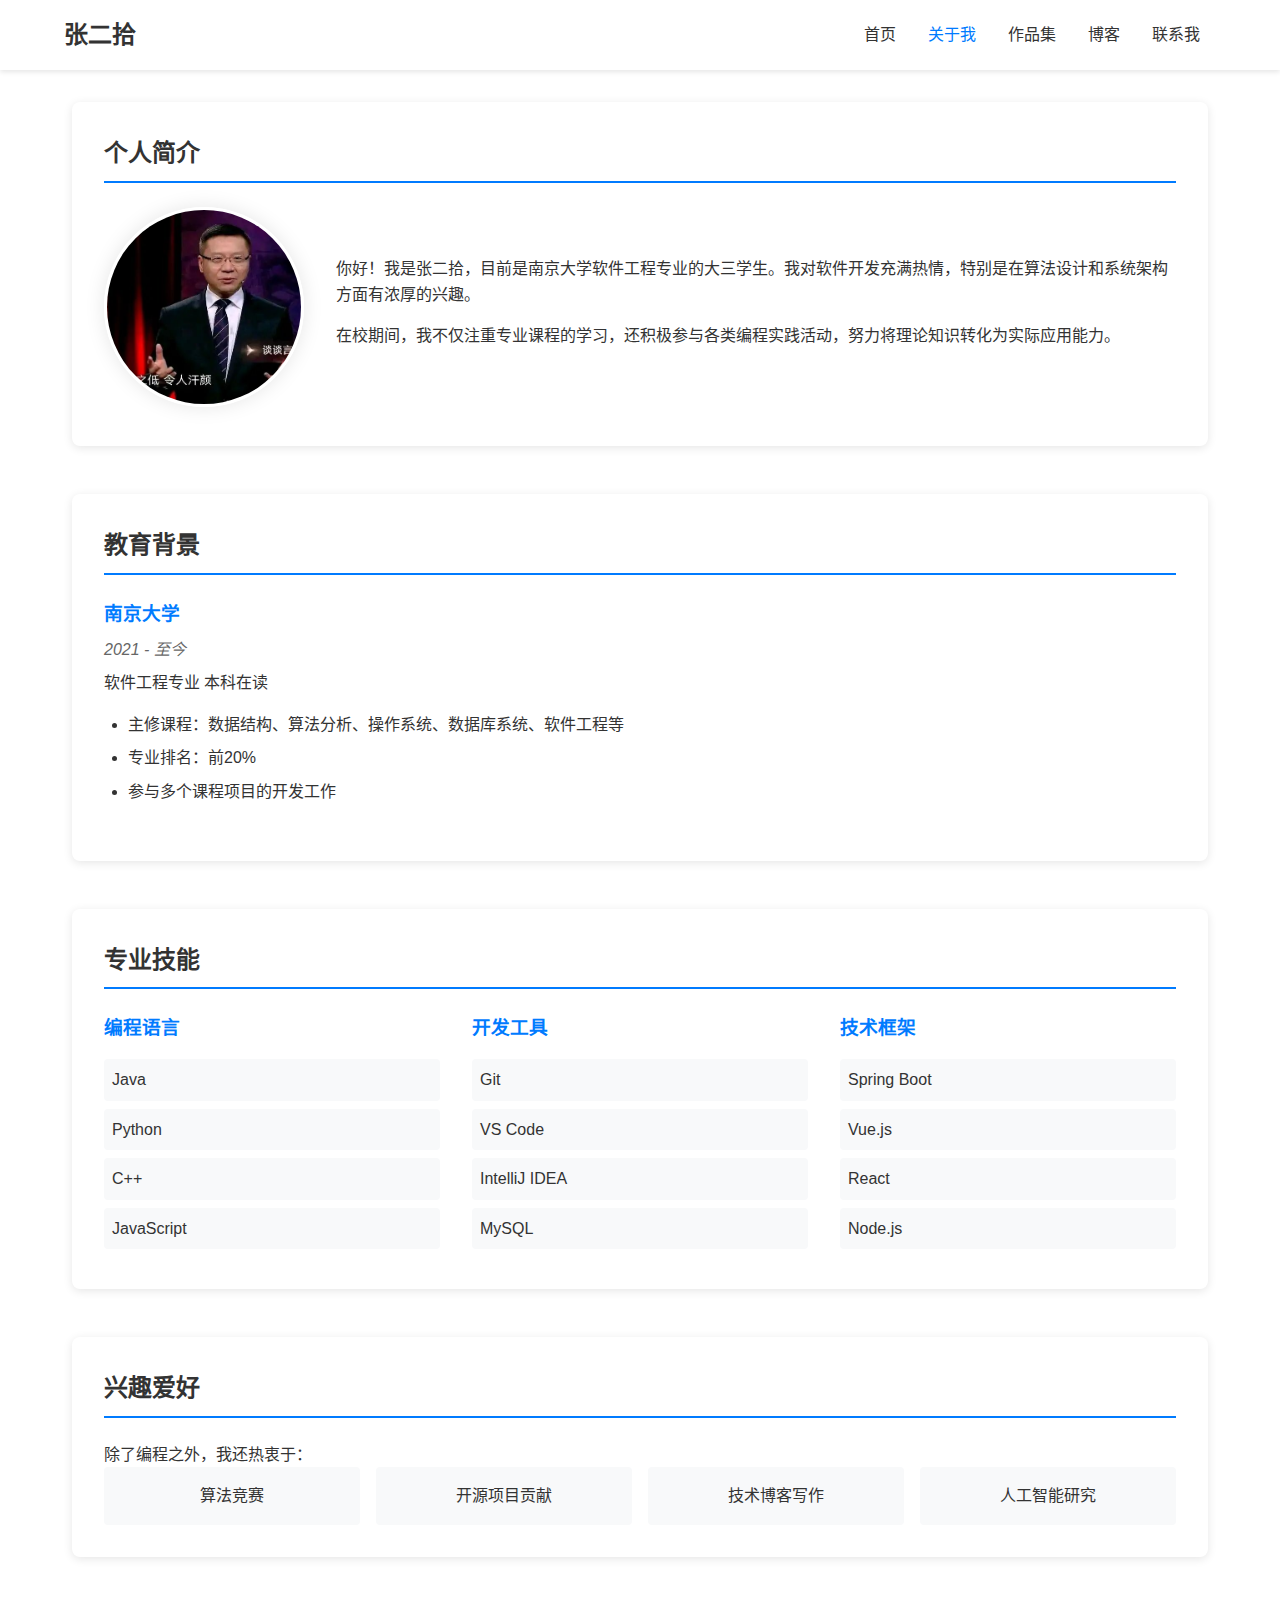
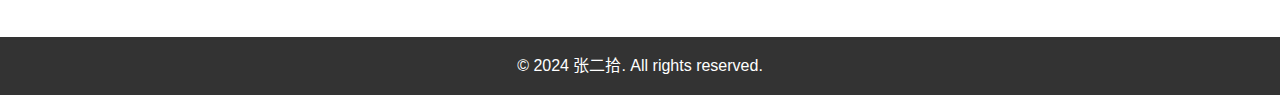
<file: about.html>
<!DOCTYPE html>
<html lang="zh-CN">
<head>
    <meta charset="UTF-8">
    <meta name="viewport" content="width=device-width, initial-scale=1.0">
    <title>关于我 - 张二拾的个人网站</title>
    <link rel="stylesheet" href="css/style.css">
    <link rel="stylesheet" href="css/about.css">
</head>
<body>
    <!-- 导航栏 -->
    <nav class="navbar">
        <div class="logo">
            <a href="index.html">张二拾</a>
        </div>
        <ul class="nav-links">
            <li><a href="index.html">首页</a></li>
            <li><a href="about.html" class="active">关于我</a></li>
            <li><a href="portfolio.html">作品集</a></li>
            <li><a href="blog.html">博客</a></li>
            <li><a href="contact.html">联系我</a></li>
        </ul>
    </nav>

    <!-- 主要内容区 -->
    <main class="about-container">
        <section class="about-section">
            <h2>个人简介</h2>
            <div class="about-content">
                <div class="profile-image">
                    <img src="images/avatar.jpg" alt="张二拾的照片">
                </div>
                <div class="profile-text">
                    <p>你好！我是张二拾，目前是南京大学软件工程专业的大三学生。我对软件开发充满热情，特别是在算法设计和系统架构方面有浓厚的兴趣。</p>
                    <p>在校期间，我不仅注重专业课程的学习，还积极参与各类编程实践活动，努力将理论知识转化为实际应用能力。</p>
                </div>
            </div>
        </section>

        <section class="education-section">
            <h2>教育背景</h2>
            <div class="education-item">
                <h3>南京大学</h3>
                <p class="duration">2021 - 至今</p>
                <p class="degree">软件工程专业 本科在读</p>
                <ul class="achievements">
                    <li>主修课程：数据结构、算法分析、操作系统、数据库系统、软件工程等</li>
                    <li>专业排名：前20%</li>
                    <li>参与多个课程项目的开发工作</li>
                </ul>
            </div>
        </section>

        <section class="skills-section">
            <h2>专业技能</h2>
            <div class="skills-grid">
                <div class="skill-category">
                    <h3>编程语言</h3>
                    <ul>
                        <li>Java</li>
                        <li>Python</li>
                        <li>C++</li>
                        <li>JavaScript</li>
                    </ul>
                </div>
                <div class="skill-category">
                    <h3>开发工具</h3>
                    <ul>
                        <li>Git</li>
                        <li>VS Code</li>
                        <li>IntelliJ IDEA</li>
                        <li>MySQL</li>
                    </ul>
                </div>
                <div class="skill-category">
                    <h3>技术框架</h3>
                    <ul>
                        <li>Spring Boot</li>
                        <li>Vue.js</li>
                        <li>React</li>
                        <li>Node.js</li>
                    </ul>
                </div>
            </div>
        </section>

        <section class="interests-section">
            <h2>兴趣爱好</h2>
            <div class="interests-content">
                <p>除了编程之外，我还热衷于：</p>
                <ul>
                    <li>算法竞赛</li>
                    <li>开源项目贡献</li>
                    <li>技术博客写作</li>
                    <li>人工智能研究</li>
                </ul>
            </div>
        </section>
    </main>

    <!-- 页脚 -->
    <footer>
        <p>&copy; 2024 张二拾. All rights reserved.</p>
    </footer>
</body>
</html>
</file>
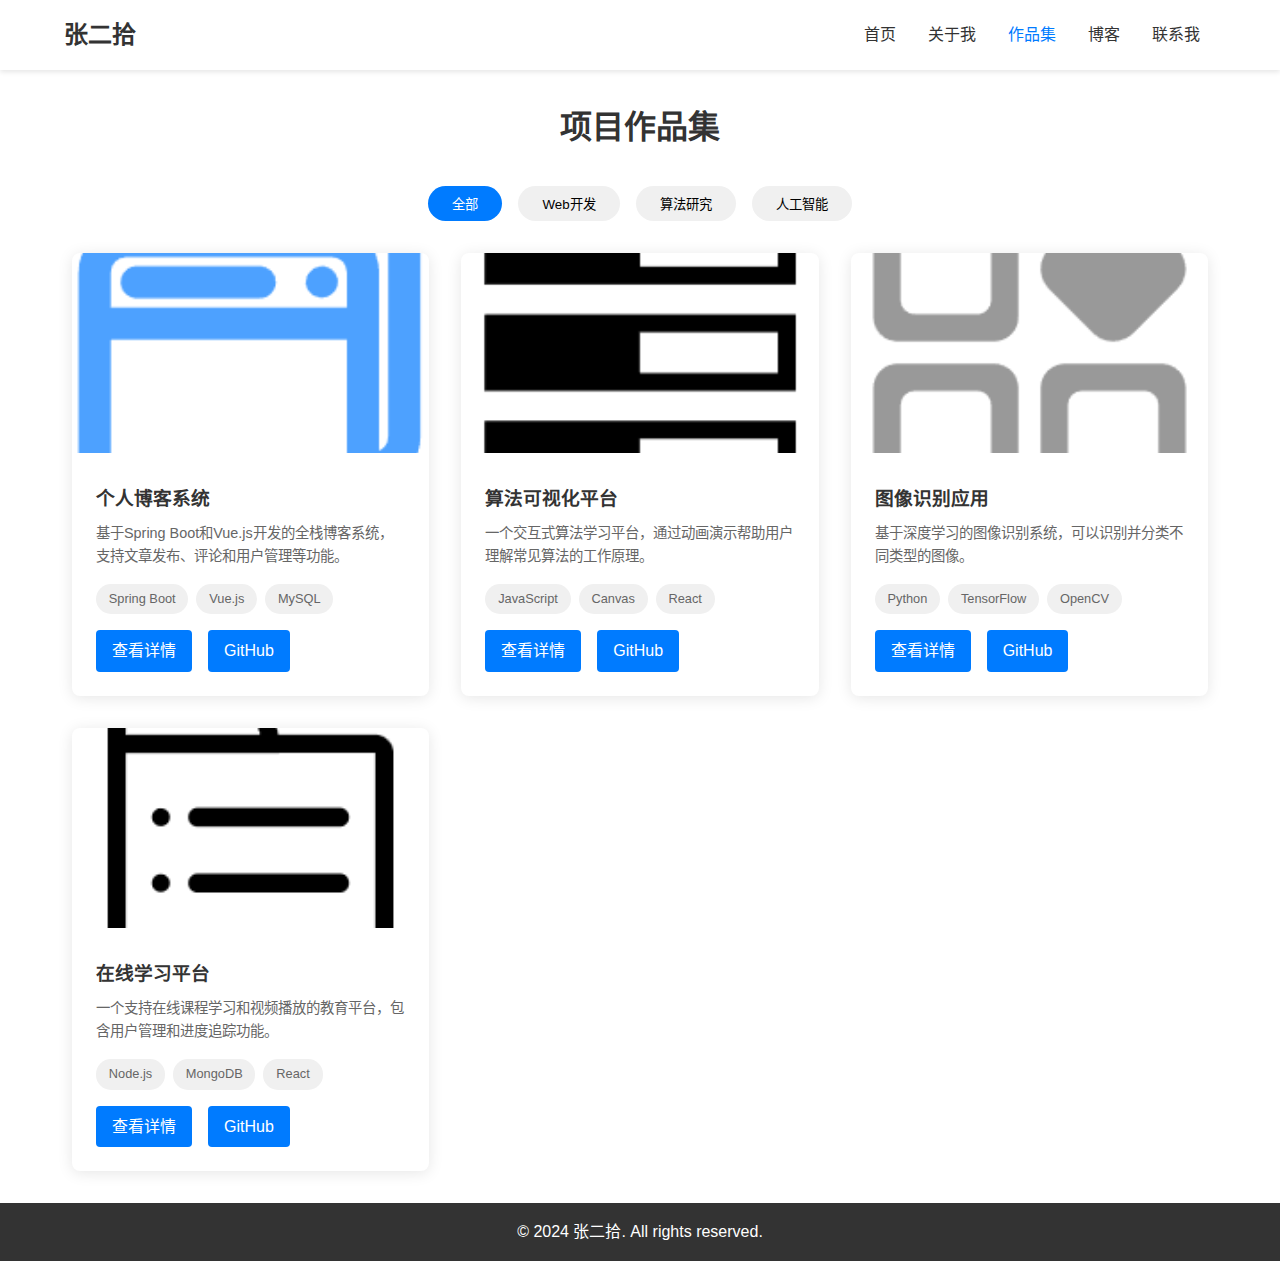
<file: portfolio.html>
<!DOCTYPE html>
<html lang="zh-CN">
<head>
    <meta charset="UTF-8">
    <meta name="viewport" content="width=device-width, initial-scale=1.0">
    <title>作品集 - 张二拾的个人网站</title>
    <link rel="stylesheet" href="css/style.css">
    <link rel="stylesheet" href="css/portfolio.css">
    <!-- 添加FontAwesome图标库 -->
    <link rel="stylesheet" href="https://cdnjs.cloudflare.com/ajax/libs/font-awesome/5.15.4/css/all.min.css">
</head>
<body>
    <!-- 导航栏 -->
    <nav class="navbar">
        <div class="logo">
            <a href="index.html">张二拾</a>
        </div>
        <ul class="nav-links">
            <li><a href="index.html">首页</a></li>
            <li><a href="about.html">关于我</a></li>
            <li><a href="portfolio.html" class="active">作品集</a></li>
            <li><a href="blog.html">博客</a></li>
            <li><a href="contact.html">联系我</a></li>
        </ul>
    </nav>

    <!-- 主要内容区 -->
    <main class="portfolio-container">
        <h1>项目作品集</h1>
        
        <!-- 项目分类标签 -->
        <div class="portfolio-filters">
            <button class="filter-btn active" data-filter="all">全部</button>
            <button class="filter-btn" data-filter="web">Web开发</button>
            <button class="filter-btn" data-filter="algorithm">算法研究</button>
            <button class="filter-btn" data-filter="ai">人工智能</button>
        </div>

        <!-- 项目展示区 -->
        <div class="portfolio-grid">
            <!-- 项目1 -->
            <div class="portfolio-item" data-category="web">
                <div class="portfolio-card">
                    <img src="images/demo1.png" alt="个人博客系统">
                    <div class="portfolio-info">
                        <h3>个人博客系统</h3>
                        <p>基于Spring Boot和Vue.js开发的全栈博客系统，支持文章发布、评论和用户管理等功能。</p>
                        <div class="tech-stack">
                            <span>Spring Boot</span>
                            <span>Vue.js</span>
                            <span>MySQL</span>
                        </div>
                        <div class="portfolio-links">
                            <a href="#" class="btn">查看详情</a>
                            <a href="https://github.com/yourusername/project1" class="btn">GitHub</a>
                        </div>
                    </div>
                </div>
            </div>

            <!-- 项目2 -->
            <div class="portfolio-item" data-category="algorithm">
                <div class="portfolio-card">
                    <img src="images/demo2.png" alt="算法可视化平台">
                    <div class="portfolio-info">
                        <h3>算法可视化平台</h3>
                        <p>一个交互式算法学习平台，通过动画演示帮助用户理解常见算法的工作原理。</p>
                        <div class="tech-stack">
                            <span>JavaScript</span>
                            <span>Canvas</span>
                            <span>React</span>
                        </div>
                        <div class="portfolio-links">
                            <a href="#" class="btn">查看详情</a>
                            <a href="https://github.com/yourusername/project2" class="btn">GitHub</a>
                        </div>
                    </div>
                </div>
            </div>

            <!-- 项目3 -->
            <div class="portfolio-item" data-category="ai">
                <div class="portfolio-card">
                    <img src="images/demo3.png" alt="图像识别应用">
                    <div class="portfolio-info">
                        <h3>图像识别应用</h3>
                        <p>基于深度学习的图像识别系统，可以识别并分类不同类型的图像。</p>
                        <div class="tech-stack">
                            <span>Python</span>
                            <span>TensorFlow</span>
                            <span>OpenCV</span>
                        </div>
                        <div class="portfolio-links">
                            <a href="#" class="btn">查看详情</a>
                            <a href="https://github.com/yourusername/project3" class="btn">GitHub</a>
                        </div>
                    </div>
                </div>
            </div>

            <!-- 项目4 -->
            <div class="portfolio-item" data-category="web">
                <div class="portfolio-card">
                    <img src="images/demo4.png" alt="在线学习平台">
                    <div class="portfolio-info">
                        <h3>在线学习平台</h3>
                        <p>一个支持在线课程学习和视频播放的教育平台，包含用户管理和进度追踪功能。</p>
                        <div class="tech-stack">
                            <span>Node.js</span>
                            <span>MongoDB</span>
                            <span>React</span>
                        </div>
                        <div class="portfolio-links">
                            <a href="#" class="btn">查看详情</a>
                            <a href="https://github.com/yourusername/project4" class="btn">GitHub</a>
                        </div>
                    </div>
                </div>
            </div>
        </div>
    </main>

    <!-- 页脚 -->
    <footer>
        <p>&copy; 2024 张二拾. All rights reserved.</p>
    </footer>

    <script src="js/portfolio.js"></script>
</body>
</html>
</file>
<file: css/style.css>
/* 全局样式重置 */
* {
    margin: 0;
    padding: 0;
    box-sizing: border-box;
}

body {
    font-family: 'Arial', sans-serif;
    line-height: 1.6;
    color: #333;
}

/* 导航栏样式 */
.navbar {
    display: flex;
    justify-content: space-between;
    align-items: center;
    padding: 1rem 5%;
    background-color: #fff;
    box-shadow: 0 2px 5px rgba(0,0,0,0.1);
}

.logo a {
    font-size: 1.5rem;
    text-decoration: none;
    color: #333;
    font-weight: bold;
}

.nav-links {
    display: flex;
    list-style: none;
}

.nav-links li a {
    padding: 0.5rem 1rem;
    text-decoration: none;
    color: #333;
    transition: color 0.3s ease;
}

.nav-links li a:hover,
.nav-links li a.active {
    color: #007bff;
}

/* 主要内容区样式 */
.hero {
    min-height: 80vh;
    display: flex;
    align-items: center;
    justify-content: center;
    text-align: center;
    padding: 2rem;
    background-color: #f8f9fa;
}

.hero-content {
    max-width: 800px;
}

.avatar {
    width: 200px;
    height: 200px;
    border-radius: 50%;
    margin-bottom: 2rem;
    object-fit: cover;
    border: 3px solid #fff;
    box-shadow: 0 0 20px rgba(0,0,0,0.1);
}

.hero h1 {
    font-size: 2.5rem;
    margin-bottom: 1rem;
}

.tagline {
    font-size: 1.2rem;
    color: #666;
    margin-bottom: 1.5rem;
}

.description {
    margin-bottom: 2rem;
}

/* 页脚样式 */
footer {
    text-align: center;
    padding: 1rem;
    background-color: #333;
    color: #fff;
}

/* 响应式设计 */
@media (max-width: 768px) {
    .nav-links {
        display: none;
    }
    
    .hero h1 {
        font-size: 2rem;
    }
    
    .avatar {
        width: 150px;
        height: 150px;
    }
}
</file>
<file: css/about.css>
/* 主容器样式 */
.about-container {
    max-width: 1200px;
    margin: 0 auto;
    padding: 2rem;
}

/* 通用部分样式 */
section {
    margin-bottom: 3rem;
    background: #fff;
    padding: 2rem;
    border-radius: 8px;
    box-shadow: 0 2px 10px rgba(0,0,0,0.1);
}

h2 {
    color: #333;
    margin-bottom: 1.5rem;
    padding-bottom: 0.5rem;
    border-bottom: 2px solid #007bff;
}

/* 个人简介部分 */
.about-content {
    display: flex;
    gap: 2rem;
    align-items: center;
}

.profile-image img {
    width: 200px;
    height: 200px;
    border-radius: 50%;
    object-fit: cover;
    border: 3px solid #fff;
    box-shadow: 0 0 20px rgba(0,0,0,0.1);
}

.profile-text {
    flex: 1;
}

.profile-text p {
    margin-bottom: 1rem;
    line-height: 1.6;
}

/* 教育背景部分 */
.education-item {
    margin-bottom: 1.5rem;
}

.education-item h3 {
    color: #007bff;
    margin-bottom: 0.5rem;
}

.duration {
    color: #666;
    font-style: italic;
    margin-bottom: 0.5rem;
}

.achievements {
    margin-top: 1rem;
    padding-left: 1.5rem;
}

.achievements li {
    margin-bottom: 0.5rem;
}

/* 技能部分 */
.skills-grid {
    display: grid;
    grid-template-columns: repeat(auto-fit, minmax(250px, 1fr));
    gap: 2rem;
}

.skill-category h3 {
    color: #007bff;
    margin-bottom: 1rem;
}

.skill-category ul {
    list-style: none;
    padding: 0;
}

.skill-category li {
    margin-bottom: 0.5rem;
    padding: 0.5rem;
    background: #f8f9fa;
    border-radius: 4px;
}

/* 兴趣爱好部分 */
.interests-content ul {
    list-style: none;
    padding: 0;
    display: grid;
    grid-template-columns: repeat(auto-fit, minmax(200px, 1fr));
    gap: 1rem;
}

.interests-content li {
    padding: 1rem;
    background: #f8f9fa;
    border-radius: 4px;
    text-align: center;
}

/* 响应式设计 */
@media (max-width: 768px) {
    .about-content {
        flex-direction: column;
        text-align: center;
    }

    .profile-image {
        margin-bottom: 1rem;
    }

    .skills-grid {
        grid-template-columns: 1fr;
    }
}
</file>
<file: css/portfolio.css>
/* 作品集容器 */
.portfolio-container {
    max-width: 1200px;
    margin: 0 auto;
    padding: 2rem;
}

.portfolio-container h1 {
    text-align: center;
    margin-bottom: 2rem;
    color: #333;
}

/* 过滤按钮样式 */
.portfolio-filters {
    display: flex;
    justify-content: center;
    gap: 1rem;
    margin-bottom: 2rem;
}

.filter-btn {
    padding: 0.5rem 1.5rem;
    border: none;
    border-radius: 25px;
    background: #f0f0f0;
    cursor: pointer;
    transition: all 0.3s ease;
}

.filter-btn.active,
.filter-btn:hover {
    background: #007bff;
    color: white;
}

/* 项目网格布局 */
.portfolio-grid {
    display: grid;
    grid-template-columns: repeat(auto-fit, minmax(300px, 1fr));
    gap: 2rem;
}

/* 项目卡片样式 */
.portfolio-card {
    background: white;
    border-radius: 8px;
    overflow: hidden;
    box-shadow: 0 2px 15px rgba(0,0,0,0.1);
    transition: transform 0.3s ease;
}

.portfolio-card:hover {
    transform: translateY(-5px);
}

.portfolio-card img {
    width: 100%;
    height: 200px;
    object-fit: cover;
}

.portfolio-info {
    padding: 1.5rem;
}

.portfolio-info h3 {
    color: #333;
    margin-bottom: 0.5rem;
}

.portfolio-info p {
    color: #666;
    font-size: 0.9rem;
    margin-bottom: 1rem;
}

/* 技术栈标签 */
.tech-stack {
    display: flex;
    flex-wrap: wrap;
    gap: 0.5rem;
    margin-bottom: 1rem;
}

.tech-stack span {
    background: #f0f0f0;
    padding: 0.3rem 0.8rem;
    border-radius: 15px;
    font-size: 0.8rem;
    color: #666;
}

/* 按钮样式 */
.portfolio-links {
    display: flex;
    gap: 1rem;
}

.btn {
    padding: 0.5rem 1rem;
    border-radius: 4px;
    text-decoration: none;
    color: white;
    background: #007bff;
    transition: background 0.3s ease;
}

.btn:hover {
    background: #0056b3;
}

/* 响应式设计 */
@media (max-width: 768px) {
    .portfolio-filters {
        flex-wrap: wrap;
    }
    
    .portfolio-grid {
        grid-template-columns: 1fr;
    }
}
</file>
